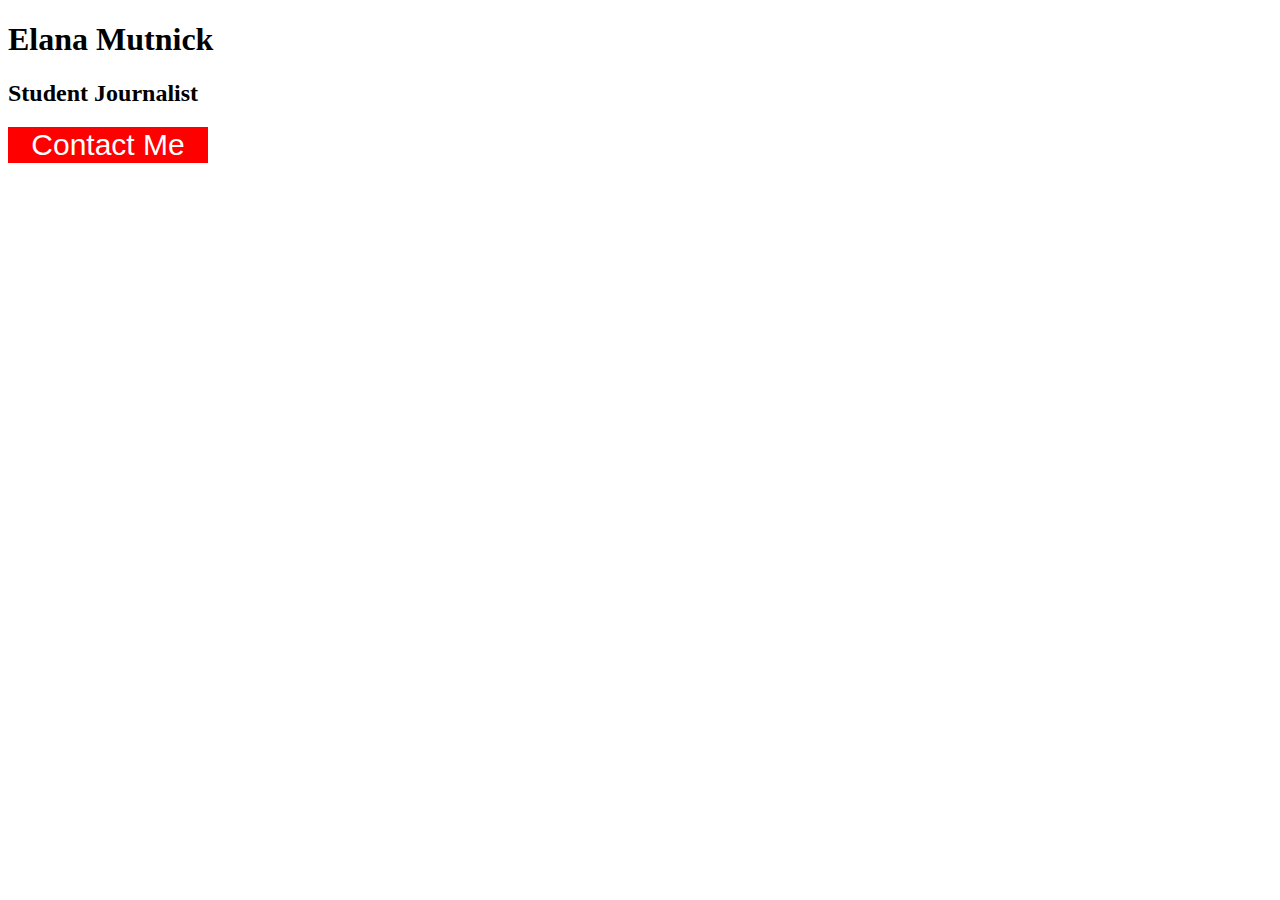
<file: button-assignment/index.html>
<!DOCTYPE html>
<html lang="en">
    
<head>    
    <title>Elana Mutnick Button</title>
    <link href='style.css' rel="stylesheet">
</head>
    
<h1>
    Elana Mutnick 
</h1>   
    
<h2>
    Student Journalist
</h2>
    
<body>
    <button class='red-button'> Contact Me</button>
</body>
    
</html>
</file>
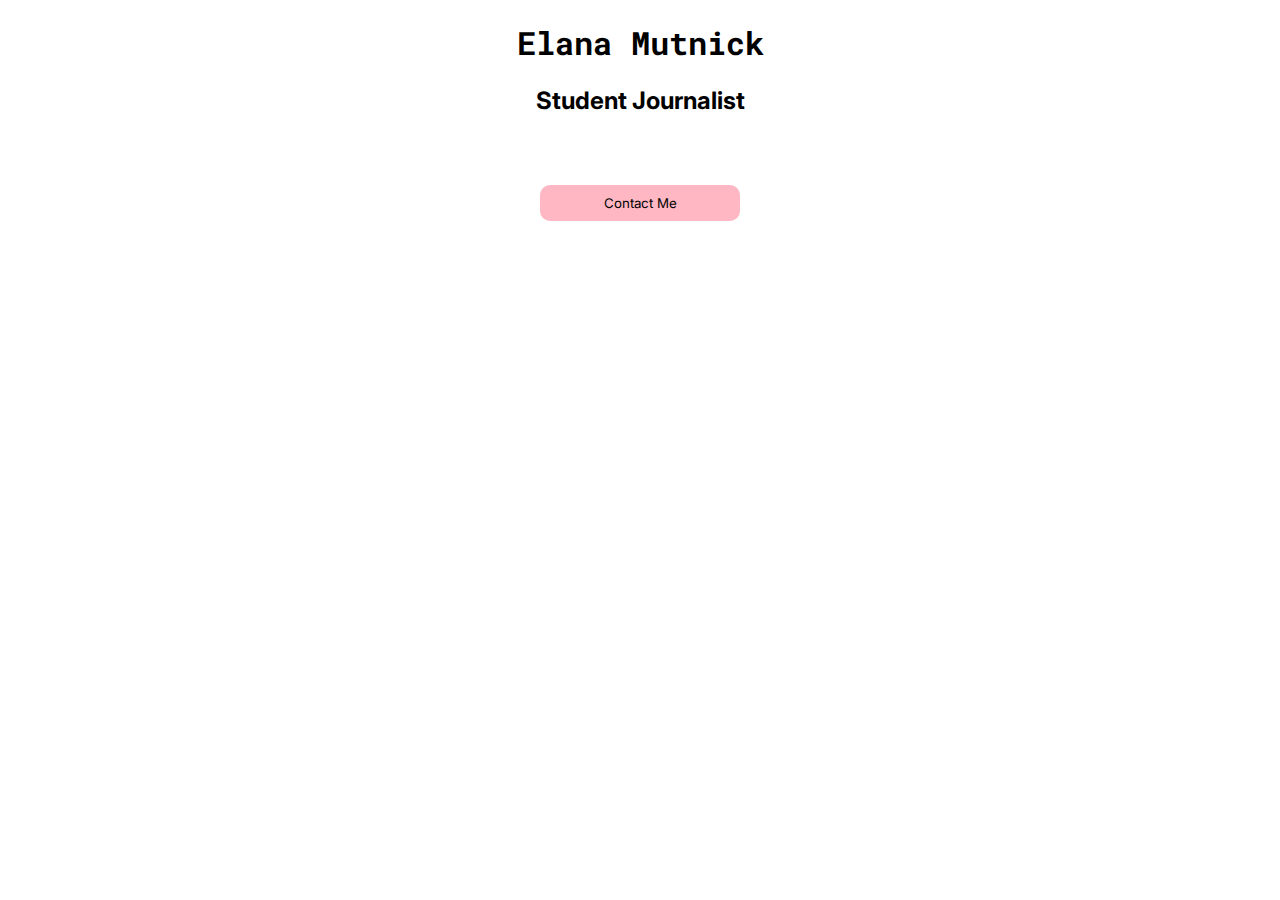
<file: contact-button-assignment/index.html>
<!DOCTYPE html>
<html lang="en">
<head>
    <link href="style.css" rel="stylesheet">
    <title>Elana Mutnick Button</title>
    <link rel="preconnect" href="https://fonts.googleapis.com">
    <link rel="preconnect" href="https://fonts.gstatic.com" crossorigin>
    <link href="https://fonts.googleapis.com/css2?family=Inter:wght@100&family=Roboto+Mono:wght@600&display=swap" rel="stylesheet">
</head>
    
<body>
   <h1>Elana Mutnick</h1>
   <h2>Student Journalist</h2>    
    <button>Contact Me</button>
</body>
    
</html>
</file>
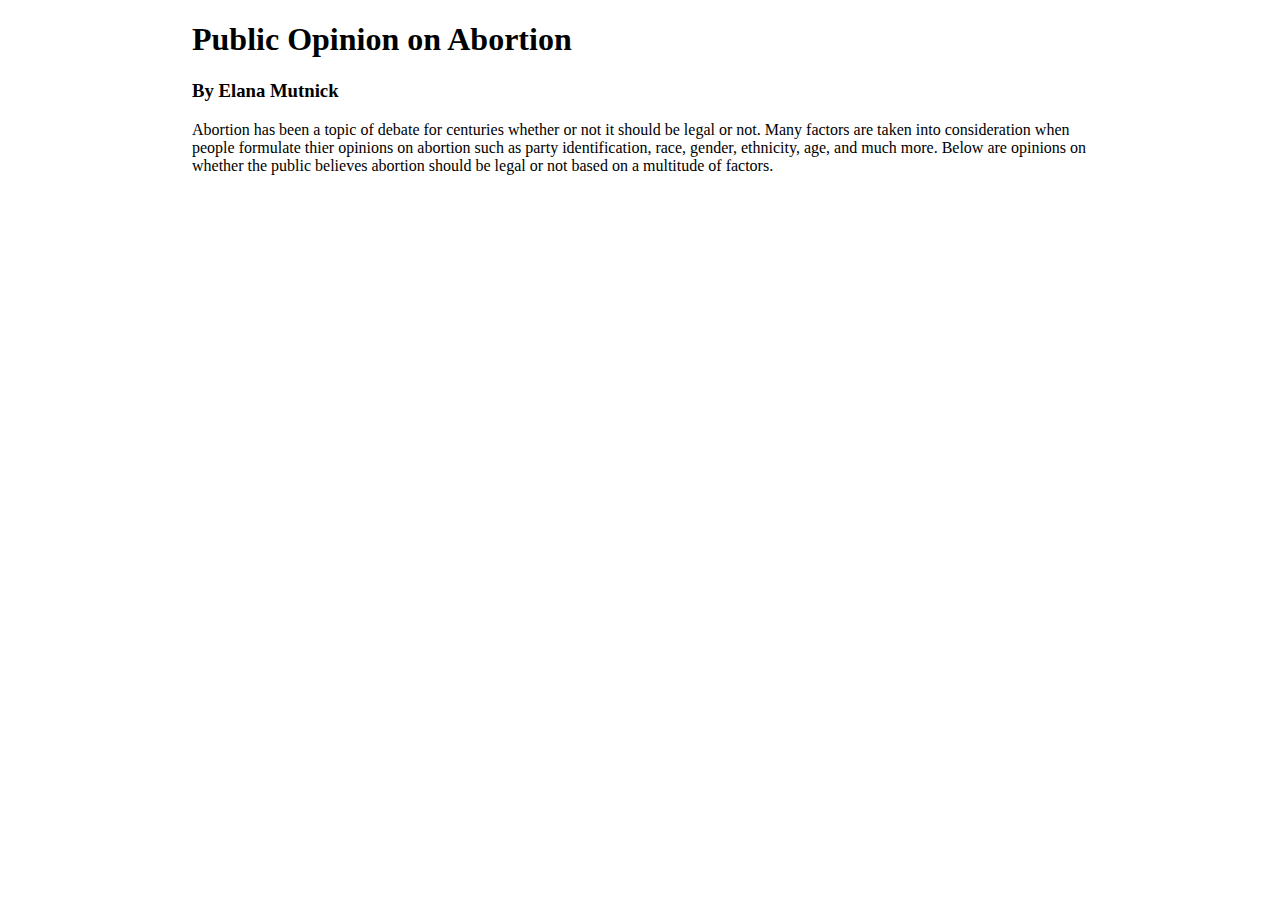
<file: data-viz-project/index.html>
<!DOCTYPE html>

<html lang="en">
    
<head>
<meta charset="utf-8">
<meta name="viewport" content="width=device-width, initial-scale=1, shrink-to-fit=no">
    <title>Elana Mutnick Data Viz Project</title>
    
<style type="text/css">

    body {
        width:70%;
        margin:auto;
        font-family: Georgia, serif;
    }
    
</style>
</head>
    
<body>
    <h1>Public Opinion on Abortion</h1>
    <h3>By Elana Mutnick</h3>
    <p>Abortion has been a topic of debate for centuries whether or not it should be legal or not. Many factors are taken into consideration when people formulate thier opinions on abortion such as party identification, race, gender, ethnicity, age, and much more. Below are opinions on whether the public believes abortion should be legal or not based on a multitude of factors.</p>

	<div class="flourish-embed flourish-chart" data-src="visualisation/13507444"><script src="https://public.flourish.studio/resources/embed.js"></script></div>
	
	<div class="flourish-embed flourish-chart" data-src="visualisation/13507675"><script src="https://public.flourish.studio/resources/embed.js"></script></div>
	
	<div class="flourish-embed flourish-chart" data-src="visualisation/13507793"><script src="https://public.flourish.studio/resources/embed.js"></script></div>

</body>
</file>
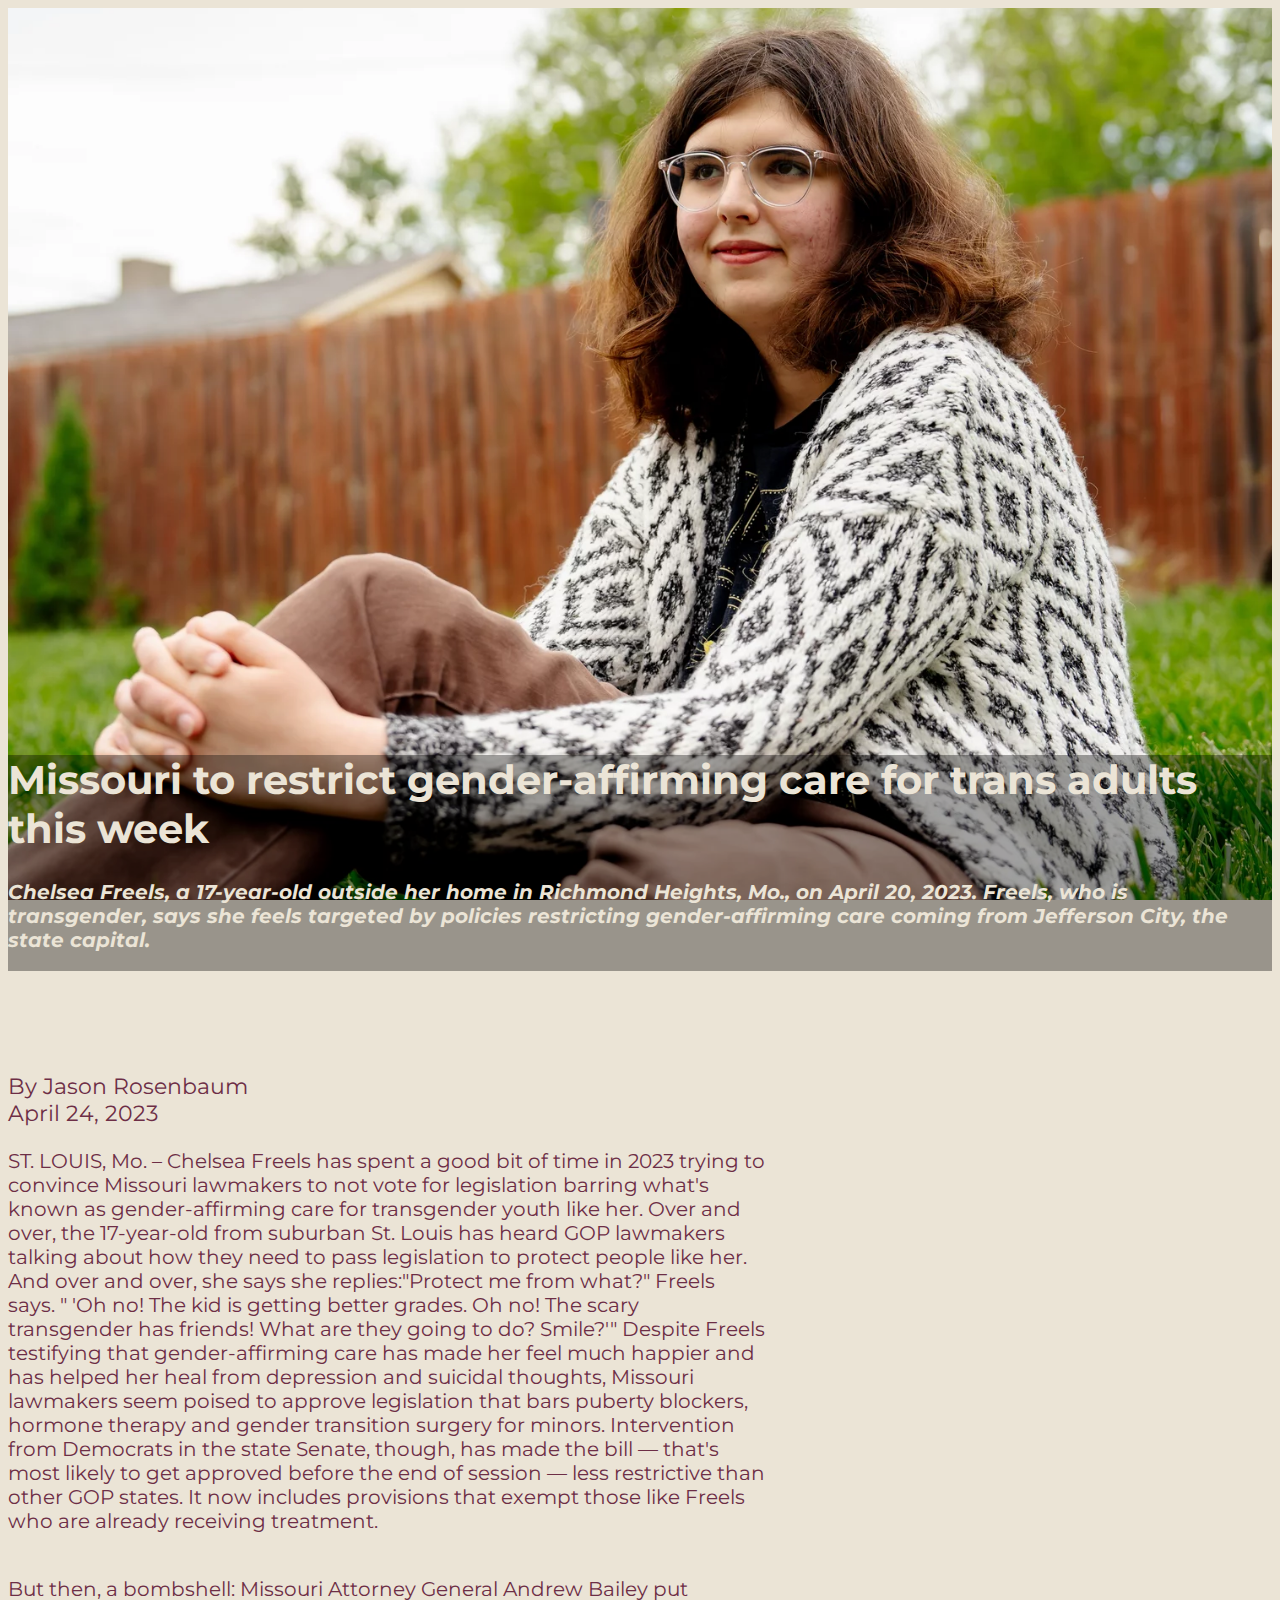
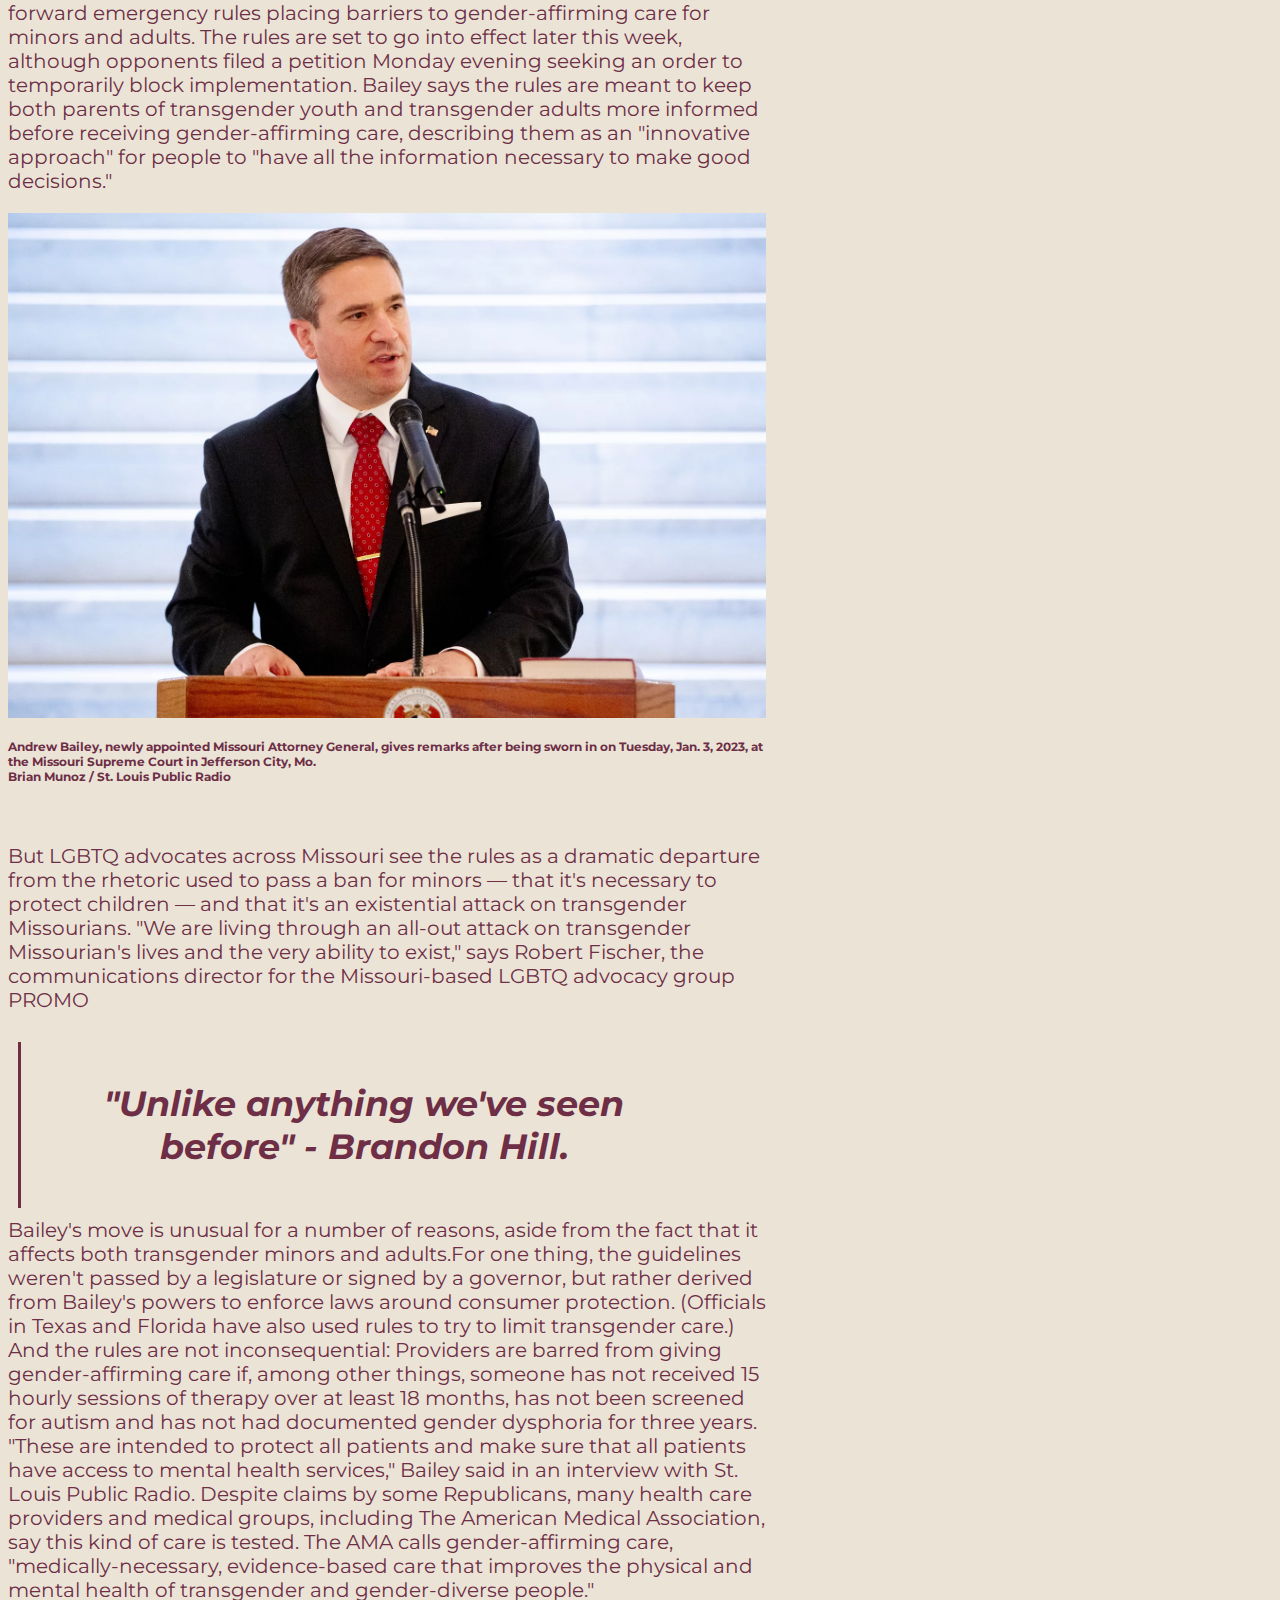
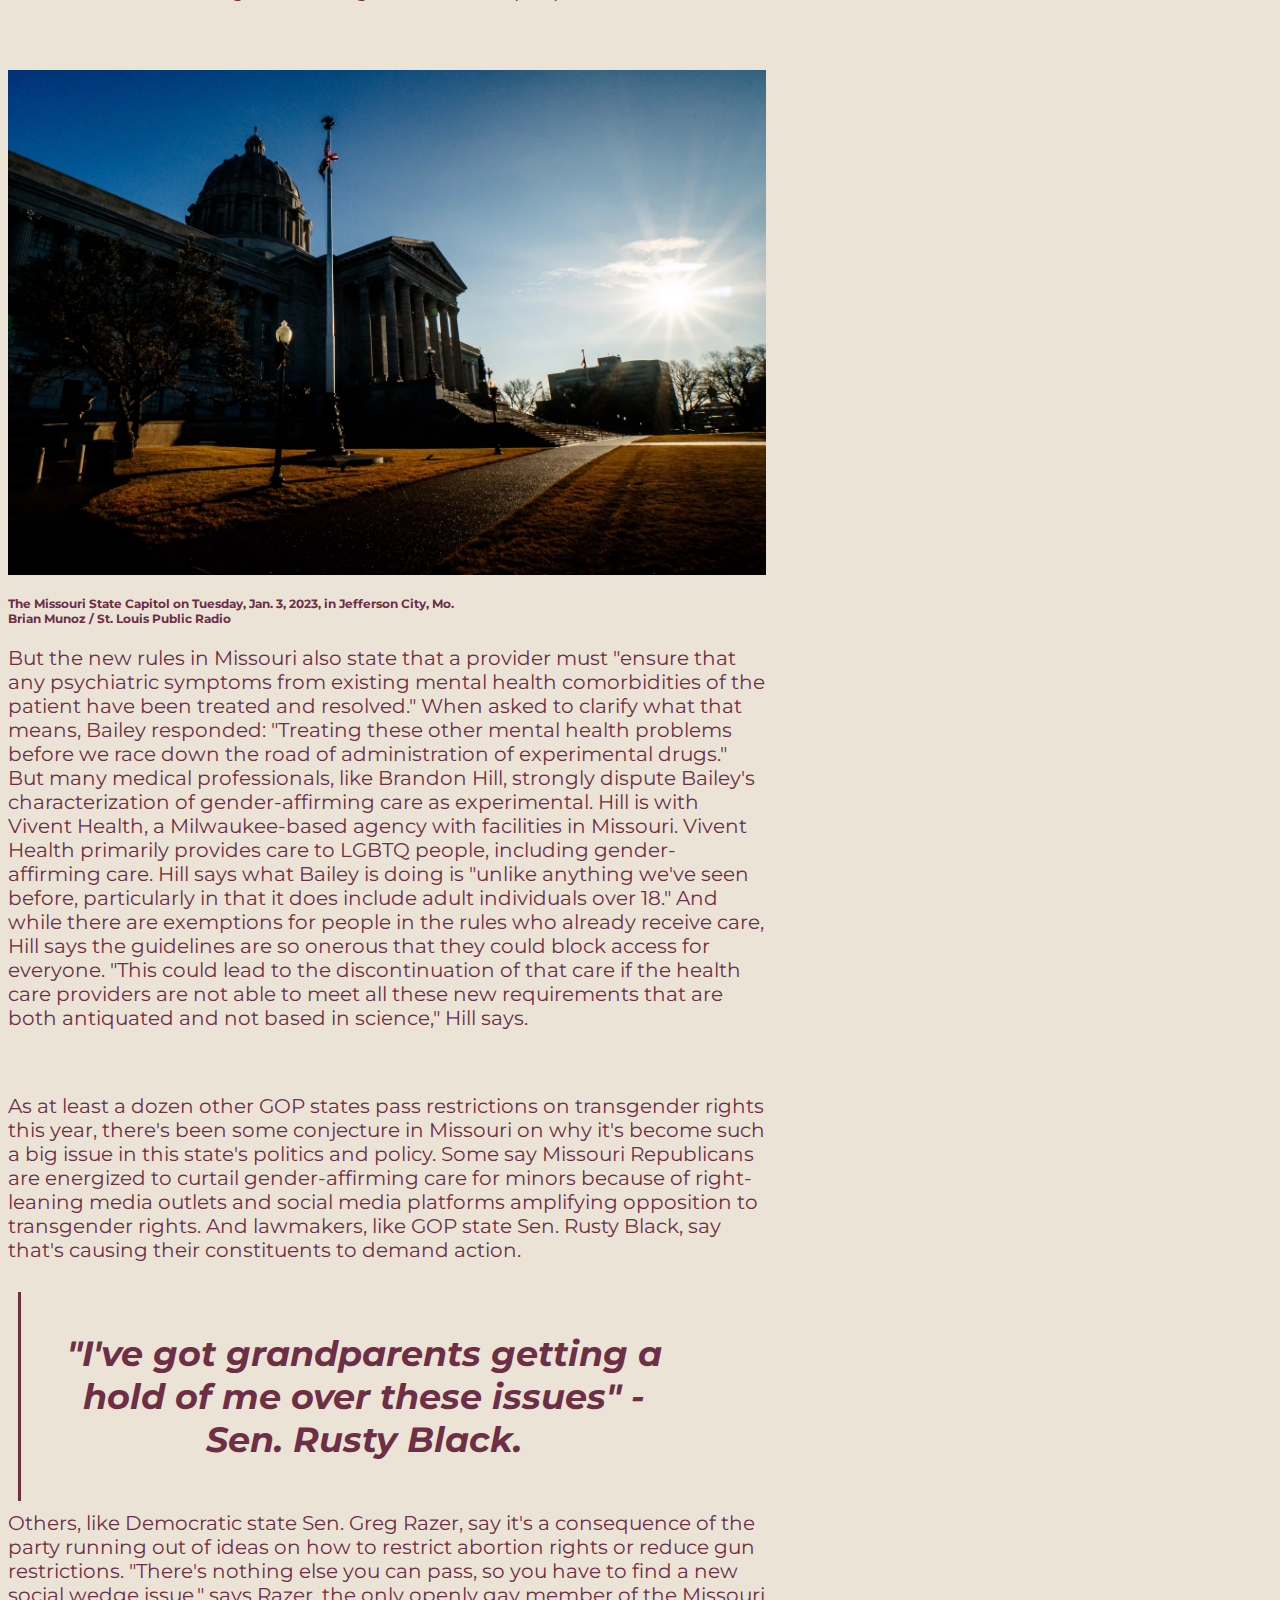
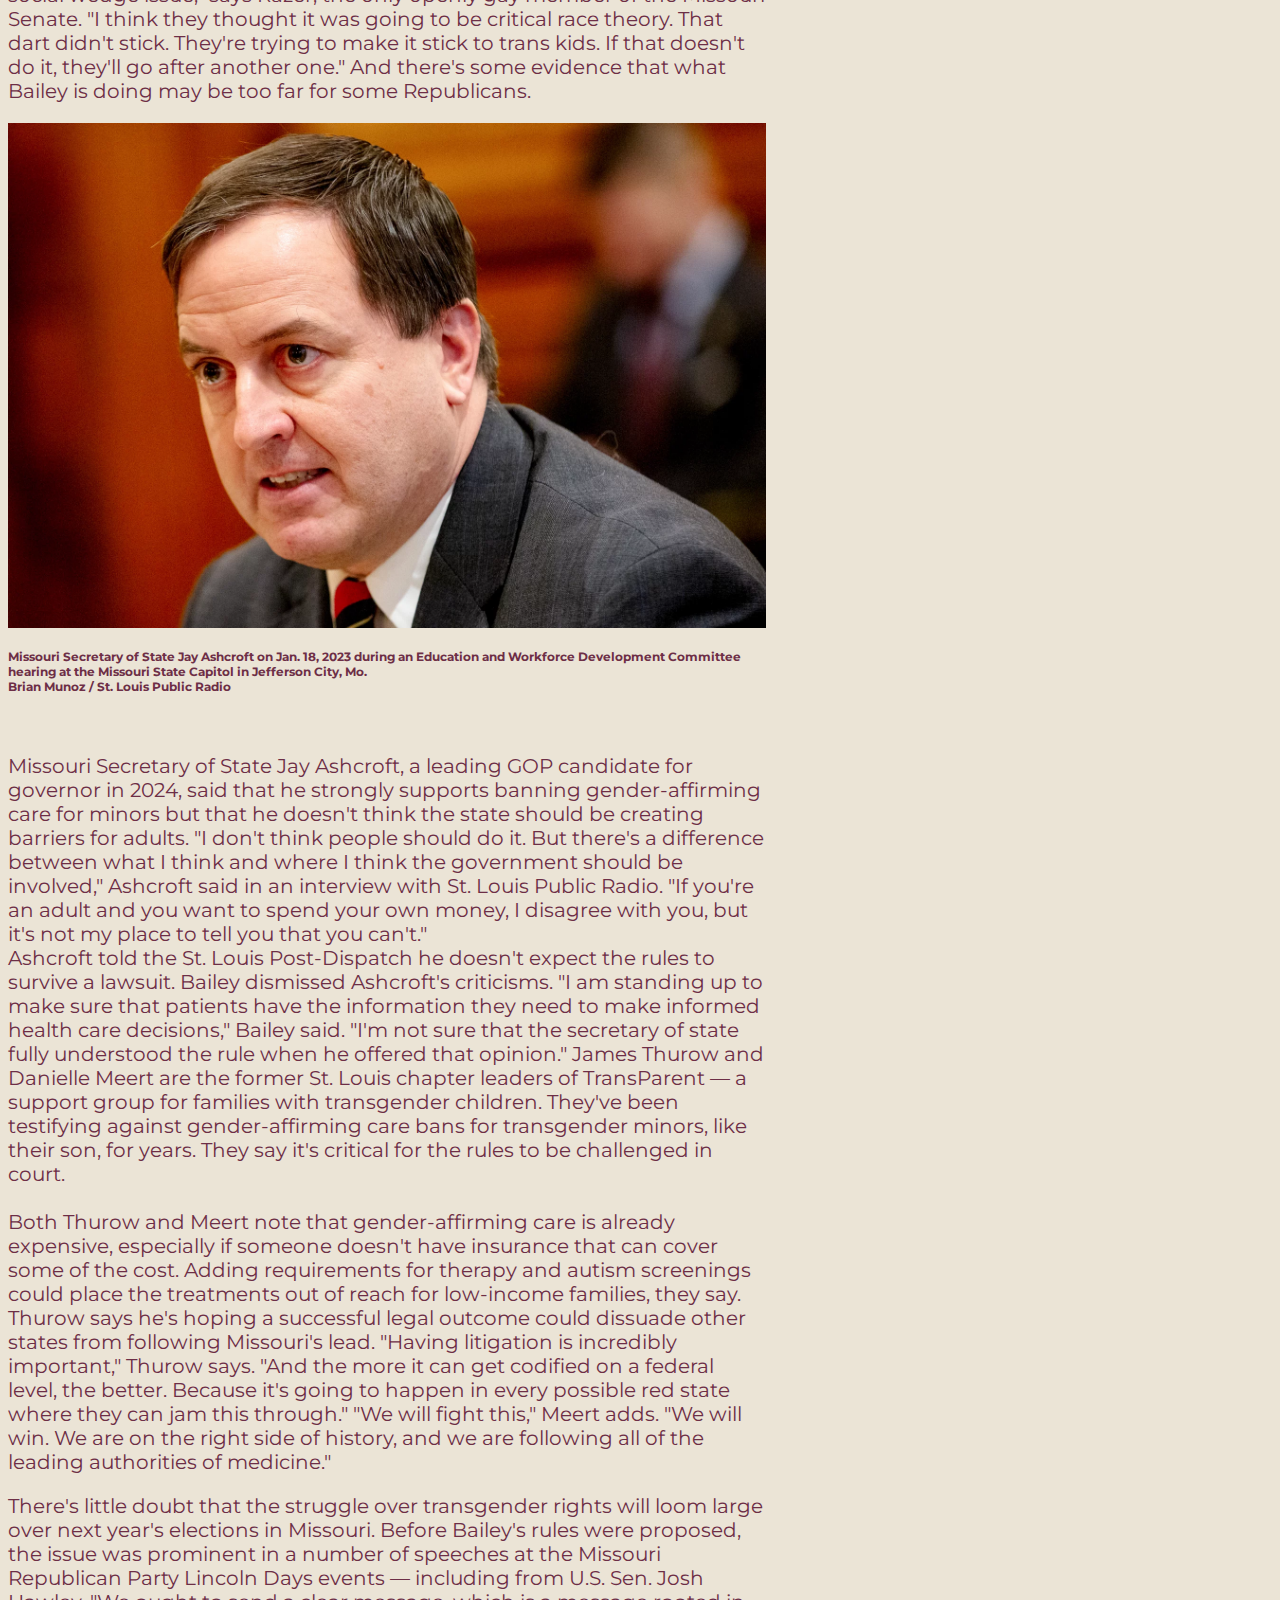
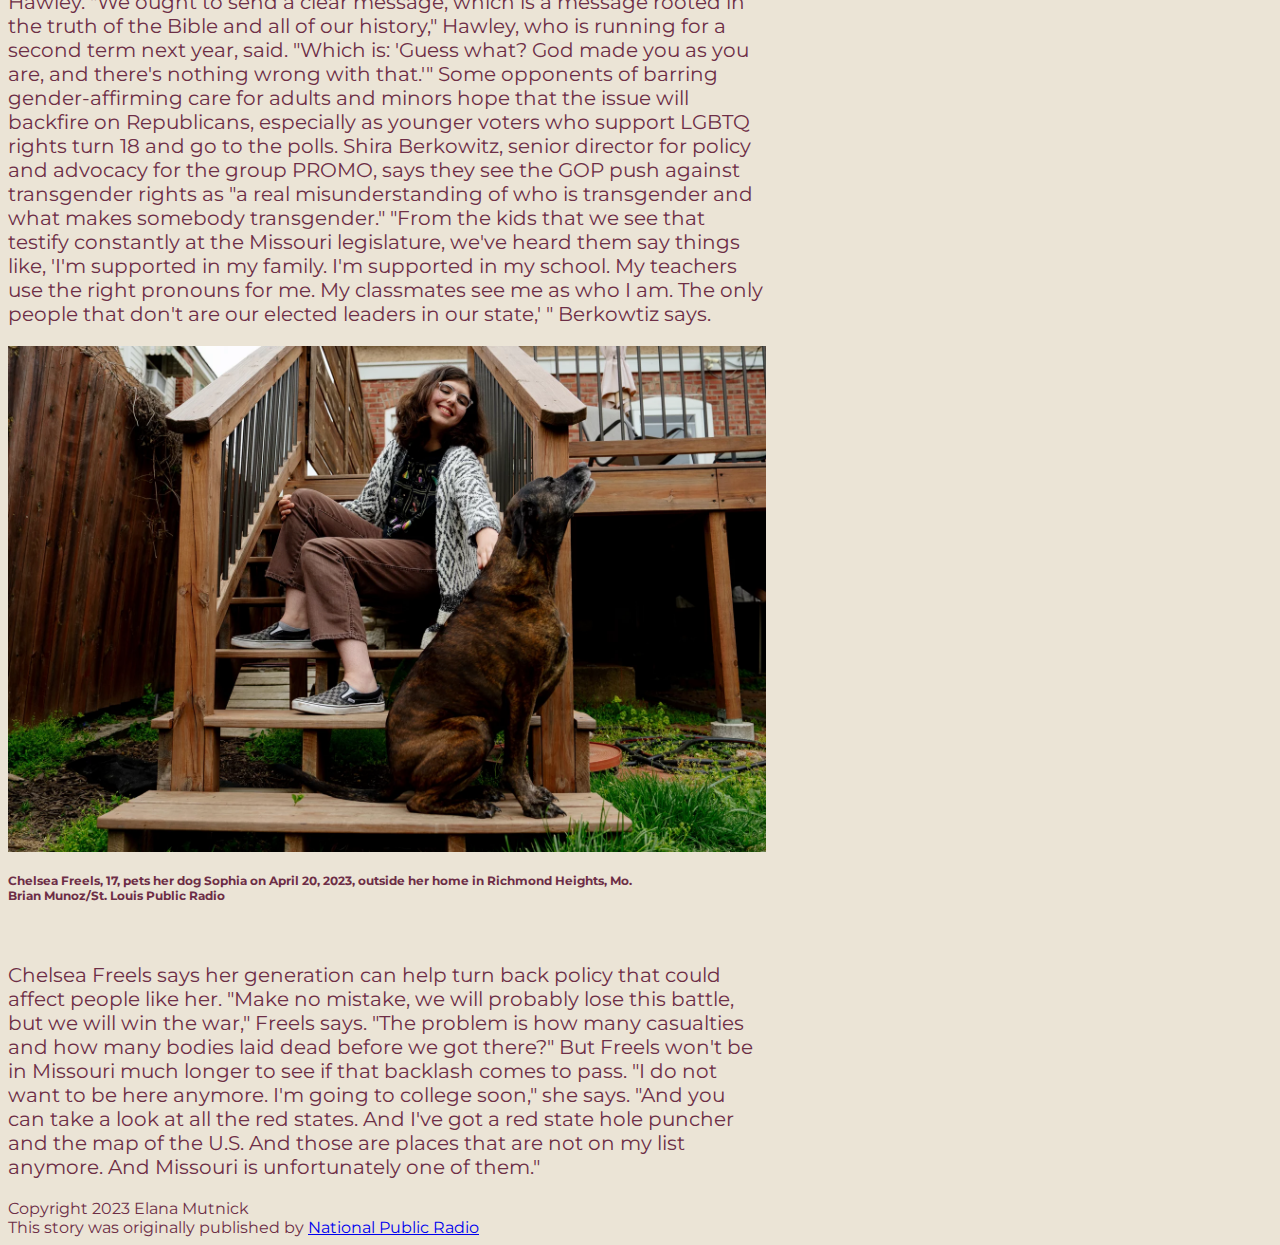
<file: final-project/index.html>
<!DOCTYPE html>
<html lang="en">
  <head>
    <meta charset="utf-8">
    <meta name="viewport" content="width=device-width, initial-scale=1, shrink-to-fit=no">
    <meta name="description" content="This story is about the state of Missouri restricting gender-affirming care for transgender adults, and how people feel about this. Seventeen year old Chelsea Freels says she feels targeted by policies restricting gender-affirming care and is nervous about these policies. The story is not to get people to turn back policy, but highlight the problem and get poeple to work together to share their views and hear their  voice. This ban moves far beyond a legislative decision to protect children and is described as an existential attack on transgender Missourians.">
    <title>Elana Mutnick Final Project</title>
    <!-- Bootstrap CSS and JavaScript -->
    <link href="https://cdn.jsdelivr.net/npm/bootstrap@5.0.1/dist/css/bootstrap.min.css" rel="stylesheet" integrity="sha384-+0n0xVW2eSR5OomGNYDnhzAbDsOXxcvSN1TPprVMTNDbiYZCxYbOOl7+AMvyTG2x" crossorigin="anonymous">
    <script src="https://cdn.jsdelivr.net/npm/bootstrap@5.0.1/dist/js/bootstrap.bundle.min.js" integrity="sha384-gtEjrD/SeCtmISkJkNUaaKMoLD0//ElJ19smozuHV6z3Iehds+3Ulb9Bn9Plx0x4" crossorigin="anonymous"></script>
    <link rel="stylesheet" href="https://cdn.jsdelivr.net/npm/bootstrap-icons@1.5.0/font/bootstrap-icons.css">
    <!--Google font/s here-->
    <link rel="preconnect" href="https://fonts.googleapis.com">
    <link rel="preconnect" href="https://fonts.gstatic.com" crossorigin>
    <link href="https://fonts.googleapis.com/css2?family=Montserrat&display=swap" rel="stylesheet">
    <link href="style.css" rel="stylesheet">
  </head>
  <body>
    <div class="container-fluid toppic">
      <div class="row">
        <div class="col">
          <div class="headline">
            <div class="parallax">
              <div class="space"></div>
              <div class="headertag">
                <h1>Missouri to restrict gender-affirming care for trans adults this week</h1>
                <h3>Chelsea Freels, a 17-year-old outside her home in Richmond Heights, Mo., on April 20, 2023. Freels, who is transgender, says she feels targeted by policies restricting gender-affirming care coming from Jefferson City, the state capital.</h3>
                <h6>Illusration by Brian Munoz/St. Louis Public Radio</h6>
              </div>
            </div>
          </div>
        </div>
      </div>
    </div>
    <div class="container content">
      <div class="row">
        <div class="col">
          <p class="byline">By Jason Rosenbaum<br>April 24, 2023</p>
          <p>ST. LOUIS, Mo. – Chelsea Freels has spent a good bit of time in 2023 trying to convince Missouri lawmakers to not vote for legislation barring what's known as gender-affirming care for transgender youth like her. Over and over, the 17-year-old from suburban St. Louis has heard GOP lawmakers talking about how they need to pass legislation to protect people like her. And over and over, she says she replies:"Protect me from what?" Freels says. " 'Oh no! The kid is getting better grades. Oh no! The scary transgender has friends! What are they going to do? Smile?'" Despite Freels testifying that gender-affirming care has made her feel much happier and has helped her heal from depression and suicidal thoughts, Missouri lawmakers seem poised to approve legislation that bars puberty blockers, hormone therapy and gender transition surgery for minors. Intervention from Democrats in the state Senate, though, has made the bill — that's most likely to get approved before the end of session — less restrictive than other GOP states. It now includes provisions that exempt those like Freels who are already receiving treatment.
          </p>
          <p><br>But then, a bombshell: Missouri Attorney General Andrew Bailey put forward emergency rules placing barriers to gender-affirming care for minors and adults. The rules are set to go into effect later this week, although opponents filed a petition Monday evening seeking an order to temporarily block implementation. Bailey says the rules are meant to keep both parents of transgender youth and transgender adults more informed before receiving gender-affirming care, describing them as an "innovative approach" for people to "have all the information necessary to make good decisions."</p>
          <img src="andrew%20bailey.webp" alt="andrew bailey" class="andrewbailey">
          <h4>Andrew Bailey, newly appointed Missouri Attorney General, gives remarks after being sworn in on Tuesday, Jan. 3, 2023, at the Missouri Supreme Court in Jefferson City, Mo.<br>Brian Munoz / St. Louis Public Radio</h4>
          <br>
          <p>
            But LGBTQ advocates across Missouri see the rules as a dramatic departure from the rhetoric used to pass a ban for minors — that it's necessary to protect children — and that it's an existential attack on transgender Missourians. "We are living through an all-out attack on transgender Missourian's lives and the very ability to exist," says Robert Fischer, the communications director for the Missouri-based LGBTQ advocacy group PROMO
          </p>
        </div>
      </div>
      <div class="row">
        <div class="col-sm-8">
          <p class="pullquote">
            "Unlike anything we've seen before" - Brandon Hill.
          </p>
        </div>
      </div>
      <div class="row">
        <div class="col">
          <p>Bailey's move is unusual for a number of reasons, aside from the fact that it affects both transgender minors and adults.For one thing, the guidelines weren't passed by a legislature or signed by a governor, but rather derived from Bailey's powers to enforce laws around consumer protection. (Officials in Texas and Florida have also used rules to try to limit transgender care.) And the rules are not inconsequential: Providers are barred from giving gender-affirming care if, among other things, someone has not received 15 hourly sessions of therapy over at least 18 months, has not been screened for autism and has not had documented gender dysphoria for three years. "These are intended to protect all patients and make sure that all patients have access to mental health services," Bailey said in an interview with St. Louis Public Radio. Despite claims by some Republicans, many health care providers and medical groups, including The American Medical Association, say this kind of care is tested. The AMA calls gender-affirming care, "medically-necessary, evidence-based care that improves the physical and mental health of transgender and gender-diverse people."
          <p></p>
          <br><br>
          <img src="Missouri%20state%20capital.webp" alt="state capital" class="statecapital">
          <h4>
            The Missouri State Capitol on Tuesday, Jan. 3, 2023, in Jefferson City, Mo.<br>Brian Munoz / St. Louis Public Radio
          </h4>
          <p>
            But the new rules in Missouri also state that a provider must "ensure that any psychiatric symptoms from existing mental health comorbidities of the patient have been treated and resolved." When asked to clarify what that means, Bailey responded: "Treating these other mental health problems before we race down the road of administration of experimental drugs." But many medical professionals, like Brandon Hill, strongly dispute Bailey's characterization of gender-affirming care as experimental. Hill is with Vivent Health, a Milwaukee-based agency with facilities in Missouri. Vivent Health primarily provides care to LGBTQ people, including gender-affirming care. Hill says what Bailey is doing is "unlike anything we've seen before, particularly in that it does include adult individuals over 18." And while there are exemptions for people in the rules who already receive care, Hill says the guidelines are so onerous that they could block access for everyone. "This could lead to the discontinuation of that care if the health care providers are not able to meet all these new requirements that are both antiquated and not based in science," Hill says.
          </p>
          <br>
          <p>
            As at least a dozen other GOP states pass restrictions on transgender rights this year, there's been some conjecture in Missouri on why it's become such a big issue in this state's politics and policy. Some say Missouri Republicans are energized to curtail gender-affirming care for minors because of right-leaning media outlets and social media platforms amplifying opposition to transgender rights. And lawmakers, like GOP state Sen. Rusty Black, say that's causing their constituents to demand action.
          </p>
        </div>
      </div>
      <div class="row">
        <div class="col-sm-8">
          <p class="pullquote">
            "I've got grandparents getting a hold of me over these issues" - Sen. Rusty Black.
          </p>
        </div>
      </div>
      <div class="row">
        <div class="col">
          <p>Others, like Democratic state Sen. Greg Razer, say it's a consequence of the party running out of ideas on how to restrict abortion rights or reduce gun restrictions. "There's nothing else you can pass, so you have to find a new social wedge issue," says Razer, the only openly gay member of the Missouri Senate. "I think they thought it was going to be critical race theory. That dart didn't stick. They're trying to make it stick to trans kids. If that doesn't do it, they'll go after another one." And there's some evidence that what Bailey is doing may be too far for some Republicans.</p>
          <img src="secretary%20of%20state.webp" alt="secretary of state" class="secretaryofstate">
          <h4>
            Missouri Secretary of State Jay Ashcroft on Jan. 18, 2023 during an Education and Workforce Development Committee hearing at the Missouri State Capitol in Jefferson City, Mo. <br>Brian Munoz / St. Louis Public Radio
          </h4>
          <br>
          <p>
            Missouri Secretary of State Jay Ashcroft, a leading GOP candidate for governor in 2024, said that he strongly supports banning gender-affirming care for minors but that he doesn't think the state should be creating barriers for adults.
            "I don't think people should do it. But there's a difference between what I think and where I think the government should be involved," Ashcroft said in an interview with St. Louis Public Radio. "If you're an adult and you want to spend your own money, I disagree with you, but it's not my place to tell you that you can't."<br>
            Ashcroft told the St. Louis Post-Dispatch he doesn't expect the rules to survive a lawsuit. Bailey dismissed Ashcroft's criticisms.
            "I am standing up to make sure that patients have the information they need to make informed health care decisions," Bailey said. "I'm not sure that the secretary of state fully understood the rule when he offered that opinion."
            James Thurow and Danielle Meert are the former St. Louis chapter leaders of TransParent — a support group for families with transgender children. They've been testifying against gender-affirming care bans for transgender minors, like their son, for years. They say it's critical for the rules to be challenged in court. <br><br>Both Thurow and Meert note that gender-affirming care is already expensive, especially if someone doesn't have insurance that can cover some of the cost. Adding requirements for therapy and autism screenings could place the treatments out of reach for low-income families, they say.
            Thurow says he's hoping a successful legal outcome could dissuade other states from following Missouri's lead.
            "Having litigation is incredibly important," Thurow says. "And the more it can get codified on a federal level, the better. Because it's going to happen in every possible red state where they can jam this through."
            "We will fight this," Meert adds. "We will win. We are on the right side of history, and we are following all of the leading authorities of medicine."	   
          </p>
          <div class="flourish-embed" data-src="story/1906263">
            <script src="https://public.flourish.studio/resources/embed.js"></script>
          </div>
          <p>There's little doubt that the struggle over transgender rights will loom large over next year's elections in Missouri. Before Bailey's rules were proposed, the issue was prominent in a number of speeches at the Missouri Republican Party Lincoln Days events — including from U.S. Sen. Josh Hawley.
            "We ought to send a clear message, which is a message rooted in the truth of the Bible and all of our history," Hawley, who is running for a second term next year, said. "Which is: 'Guess what? God made you as you are, and there's nothing wrong with that.'"
            Some opponents of barring gender-affirming care for adults and minors hope that the issue will backfire on Republicans, especially as younger voters who support LGBTQ rights turn 18 and go to the polls.
            Shira Berkowitz, senior director for policy and advocacy for the group PROMO, says they see the GOP push against transgender rights as "a real misunderstanding of who is transgender and what makes somebody transgender."
            "From the kids that we see that testify constantly at the Missouri legislature, we've heard them say things like, 'I'm supported in my family. I'm supported in my school. My teachers use the right pronouns for me. My classmates see me as who I am. The only people that don't are our elected leaders in our state,' " Berkowtiz says.
          </p>
          <img src="final%20photo.webp" alt="final photo" class="finalphoto">
          <h4>
            Chelsea Freels, 17, pets her dog Sophia on April 20, 2023, outside her home in Richmond Heights, Mo.<br>Brian Munoz/St. Louis Public Radio
          </h4>
          <br>
          <p>Chelsea Freels says her generation can help turn back policy that could affect people like her.
            "Make no mistake, we will probably lose this battle, but we will win the war," Freels says. "The problem is how many casualties and how many bodies laid dead before we got there?"
            But Freels won't be in Missouri much longer to see if that backlash comes to pass.
            "I do not want to be here anymore. I'm going to college soon," she says. "And you can take a look at all the red states. And I've got a red state hole puncher and the map of the U.S. And those are places that are not on my list anymore. And Missouri is unfortunately one of them."
          </p>
        </div>
      </div>
    </div>
    <div class="container-fluid">
      <div class="row">
        <div class="col">
          <div class="footer">
            Copyright 2023 Elana Mutnick
            <br>
            This story was originally published by <a href="https://www.npr.org/2023/04/24/1171293057/missouri-attorney-general-transgender-adults-gender-affirming-health-care">National Public Radio</a>
          </div>
        </div>
      </div>
    </div>
  </body>
</html>
</file>
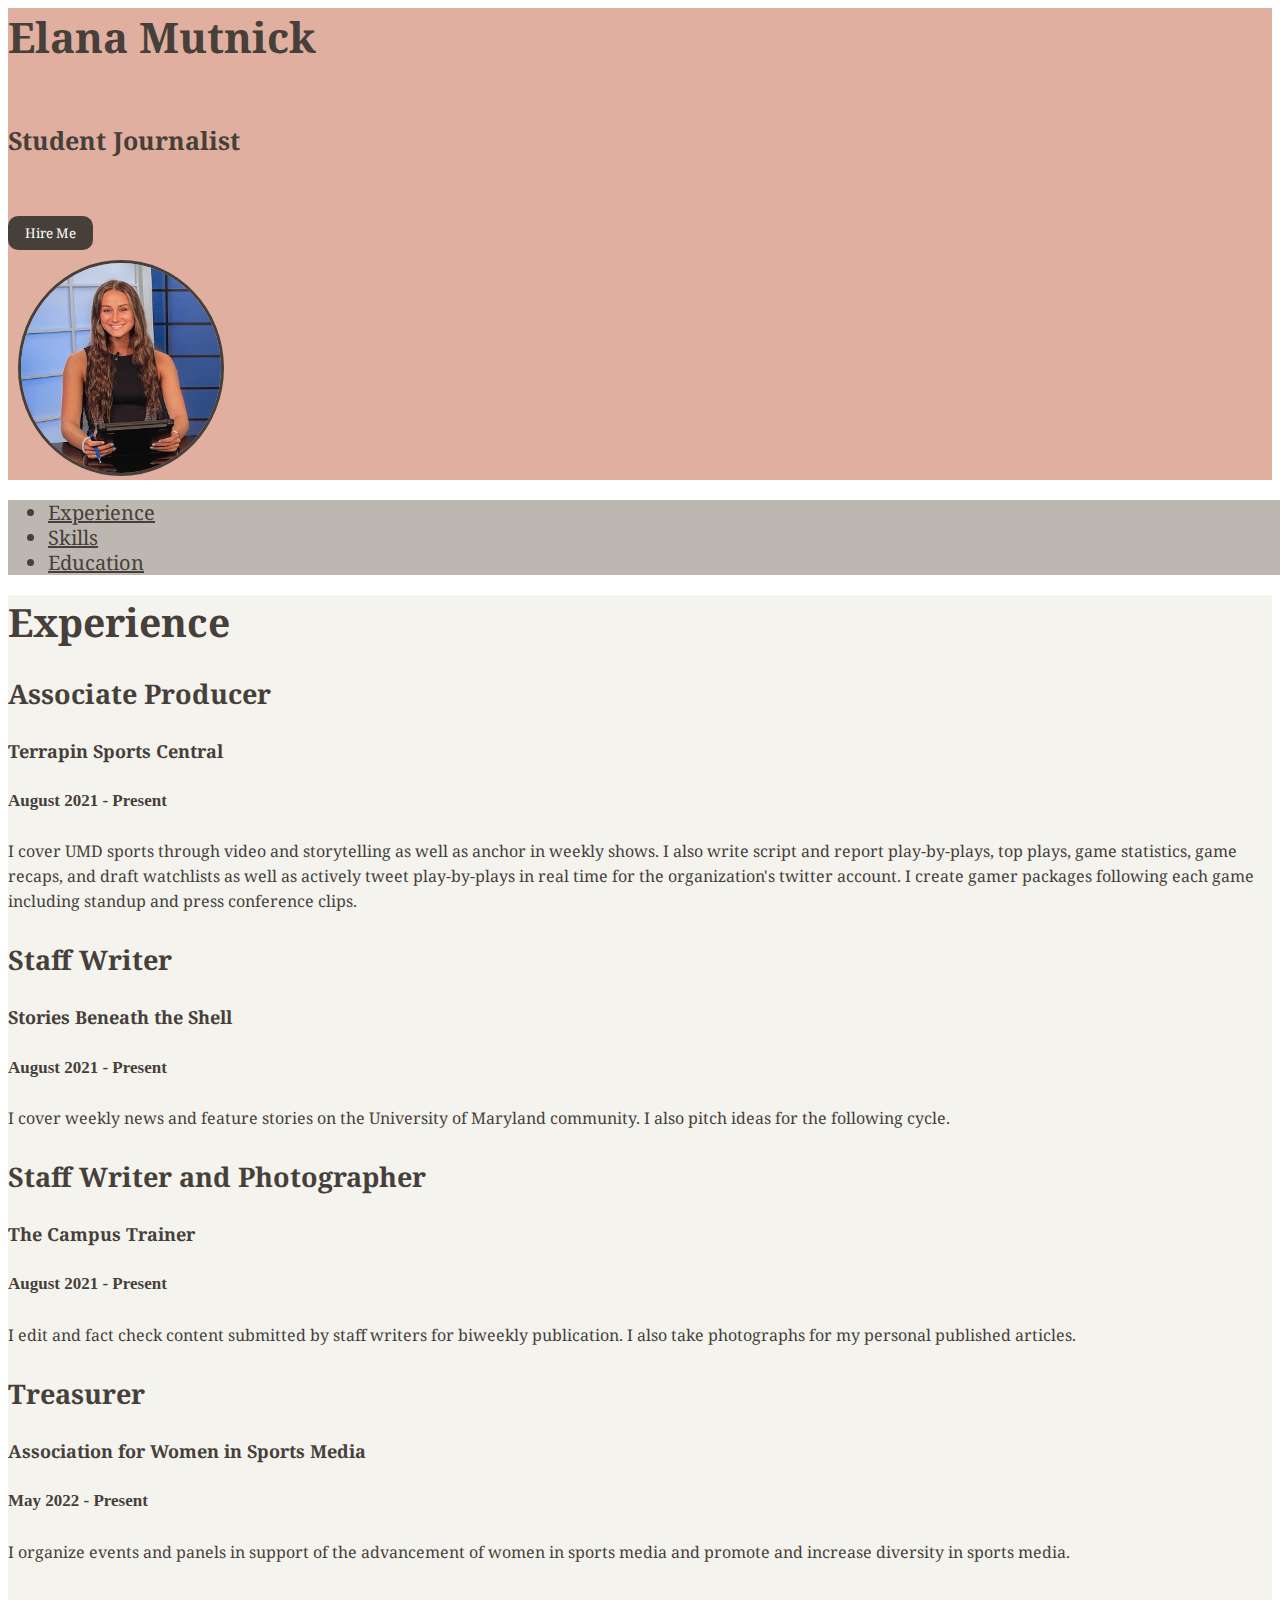
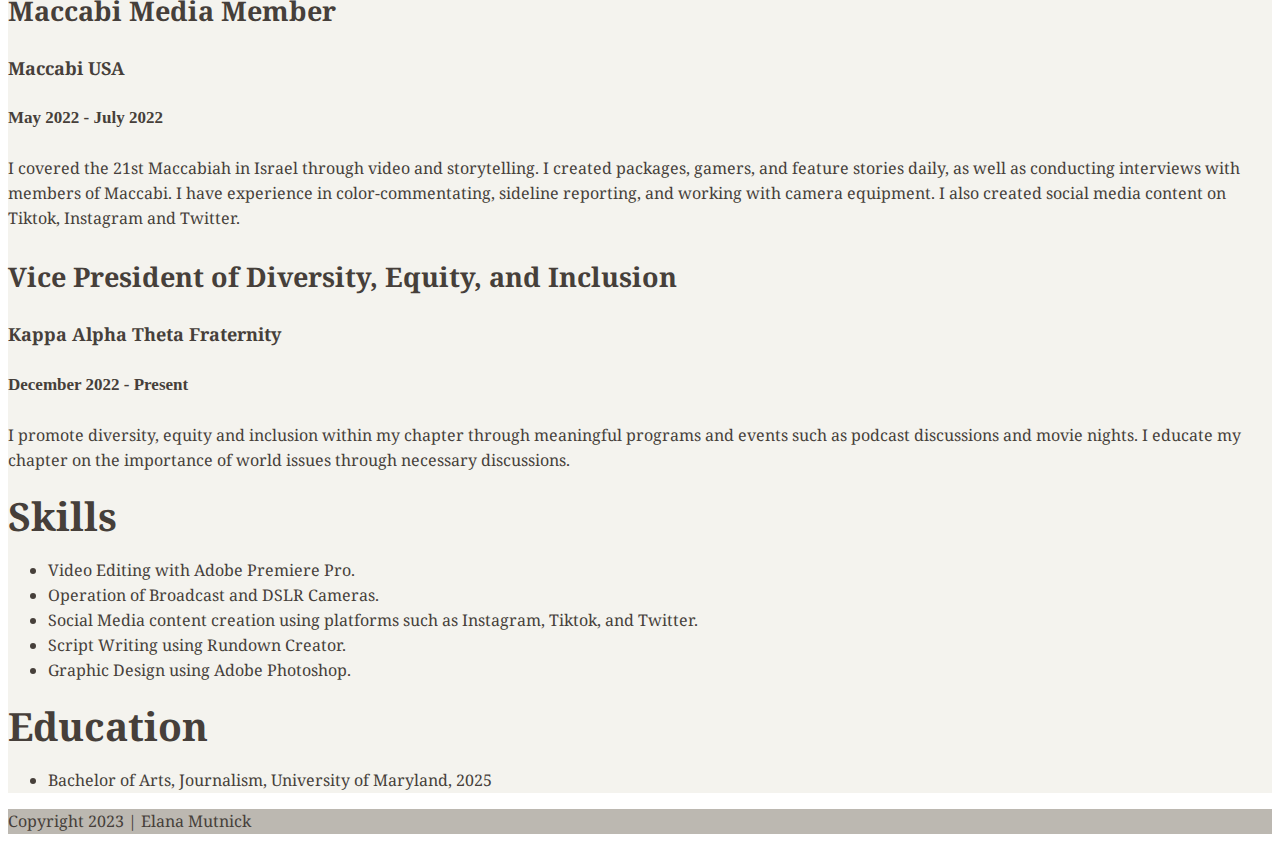
<file: online-portfolio-project/index.html>
<!DOCTYPE html>
<html language="en">

<head>
    
<meta charset="utf-8">
<meta name="viewport" content="width=device-width, initial-scale=1, shrink-to-fit=no">


<!-- Bootstrap CSS and JavaScript -->
<link href="https://cdn.jsdelivr.net/npm/bootstrap@5.0.1/dist/css/bootstrap.min.css" rel="stylesheet" integrity="sha384-+0n0xVW2eSR5OomGNYDnhzAbDsOXxcvSN1TPprVMTNDbiYZCxYbOOl7+AMvyTG2x" crossorigin="anonymous">
<script src="https://cdn.jsdelivr.net/npm/bootstrap@5.0.1/dist/js/bootstrap.bundle.min.js" integrity="sha384-gtEjrD/SeCtmISkJkNUaaKMoLD0//ElJ19smozuHV6z3Iehds+3Ulb9Bn9Plx0x4" crossorigin="anonymous"></script>
<link rel="stylesheet" href="https://cdn.jsdelivr.net/npm/bootstrap-icons@1.5.0/font/bootstrap-icons.css">
    
    <link href="style.css" rel="stylesheet">
    
    <link rel="preconnect" href="https://fonts.googleapis.com">
    <link rel="preconnect" href="https://fonts.gstatic.com" crossorigin>
    <link href="https://fonts.googleapis.com/css2?family=Noto+Serif&display=swap" rel="stylesheet">

</head>
    
<body>
        
    
<div class="container-fluid">
    <div class="row" id="topper">
        <div class="col-sm-8">
            <h1>
            Elana Mutnick
            </h1>
            <h6>Student Journalist</h6>
            <button><a href="mailto:emutnick@terpmail.umd.edu">Hire Me</a></button>
        </div>
		
		<div class="col-sm-4" class="topper-headshot">
            <img src="elana-mutnick-headshot.jpg" alt="Elana Mutnick headshot" width="200" height="210">
			</div>
    
	</div>
</div>   
	
    <!-- Horizontal Nav Start -->
    <ul class="nav">
  <li class="nav-item">
    <a class="nav-link" href="#experience">Experience</a>
      
  </li>
  <li class="nav-item">
    <a class="nav-link" href="#skills">Skills</a>
  </li>
  <li class="nav-item">
    <a class="nav-link" href="#education">Education</a>
  </li>
        
</ul>
<!-- Horizontal Nav End -->
      
    

<div class="container-fluid"> 
<div class="row">
<div class="col">
    <a name="experience"></a>
    <h2>Experience</h2>
    
   
            <h3>Associate Producer</h3>
            <h4>Terrapin Sports Central</h4>
            <h5>August 2021 - Present</h5>
            <p>I cover UMD sports through video and storytelling as well as anchor in weekly shows. I also write script and report play-by-plays, top plays, game statistics, game recaps, and draft watchlists as well as actively tweet play-by-plays in real time for the organization's twitter account. I create gamer packages following each game including standup and press conference clips.</p>
      
	
            <h3>Staff Writer</h3>
            <h4>Stories Beneath the Shell</h4>
            <h5>August 2021 - Present</h5>
            <p>I cover weekly news and feature stories on the University of Maryland community. I also pitch ideas for the following cycle.</p>
      
            <h3>Staff Writer and Photographer</h3>
            <h4>The Campus Trainer</h4>
            <h5>August 2021 - Present</h5>
            <p>I edit and fact check content submitted by staff writers for biweekly publication. I also take photographs for my personal published articles. </p>
      
            <h3>Treasurer</h3>
            <h4>Association for Women in Sports Media</h4>
            <h5>May 2022 - Present</h5>
            <p>I organize events and panels in support of the advancement of women in sports media and promote and increase diversity in sports media.</p>
      
            <h3>Maccabi Media Member</h3>
            <h4>Maccabi USA</h4>
            <h5>May 2022 - July 2022</h5>
            <p>I covered the 21st Maccabiah in Israel through video and storytelling. I created packages, gamers, and feature stories daily, as well as conducting interviews with members of Maccabi. I have experience in color-commentating, sideline reporting, and working with camera equipment. I also created social media content on Tiktok, Instagram and Twitter.</p>
      
            <h3>Vice President of Diversity, Equity, and Inclusion</h3>
            <h4>Kappa Alpha Theta Fraternity</h4>
            <h5>December 2022 - Present</h5>
            <p>I promote diversity, equity and inclusion within my chapter through meaningful programs and events such as podcast discussions and movie nights. I educate my chapter on the importance of world issues through necessary discussions.</p>
</div>
   
<div class="row section">
	<div class="col">
   <a name="skills"></a>
    <h2>Skills</h2>
        
            <ul>
                <li>Video Editing with Adobe Premiere Pro.</li>
                <li>Operation of Broadcast and DSLR Cameras.</li>
                <li>Social Media content creation using platforms such as Instagram, Tiktok, and Twitter.</li>
                <li>Script Writing using Rundown Creator.</li>
                <li>Graphic Design using Adobe Photoshop.</li>
            </ul>
	</div>
</div>

	
<div class="row section">
<div class="col">
  <a name="education"></a>
	<h2>Education</h2>
      
            <ul><li>Bachelor of Arts, Journalism, University of Maryland, 2025</li></ul>
</div>
</div> 
</div>
</div>
    
     <div class="container-fluid">
        <div class="row" id="bottom">
            <div class="col">
                <p>Copyright 2023 | Elana Mutnick<p>
            </div>
        </div>
    </div>
    
</body>

</html>
</file>
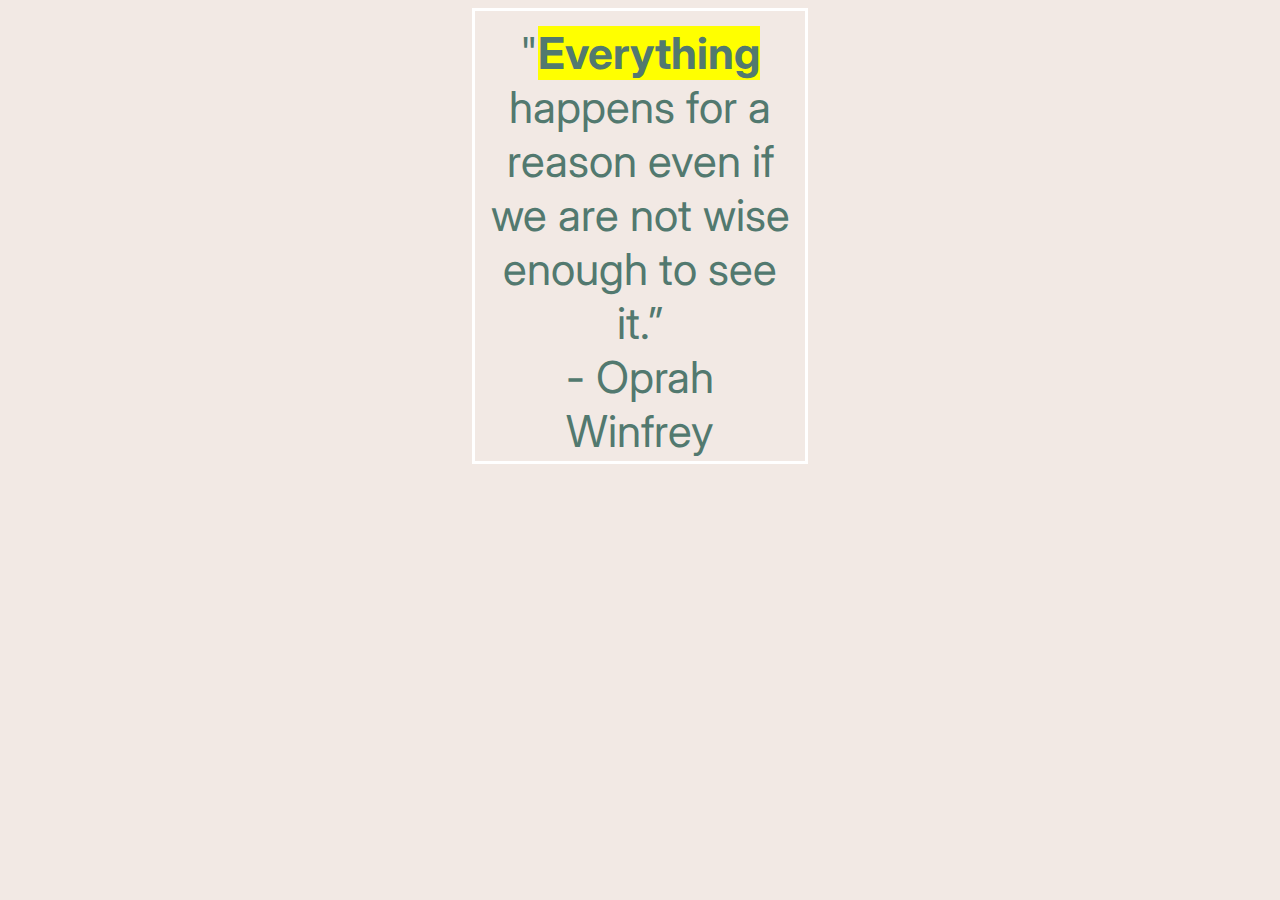
<file: quote-assignment/index.html>
<!DOCTYPE html>
<html lang="en">
<head>
   <link href="style.css" rel = "stylesheet">
    
   <link rel="preconnect" href="https://fonts.googleapis.com">
   <link rel="preconnect" href="https://fonts.gstatic.com" crossorigin>
    

   <title>[Elana Mutnick] Quote</title>
    <link rel="preconnect" href="https://fonts.googleapis.com">
    <link rel="preconnect" href="https://fonts.gstatic.com" crossorigin>
    <link href="https://fonts.googleapis.com/css2?family=Inter:wght@100&display=swap" rel="stylesheet">
</head>
    
<body>

   <div>"<span id="highlight">Everything</span> happens for a reason even if we are not wise enough to see it.” 
<br> 
 - Oprah Winfrey</div>
    

</body>
    
</html>
</file>
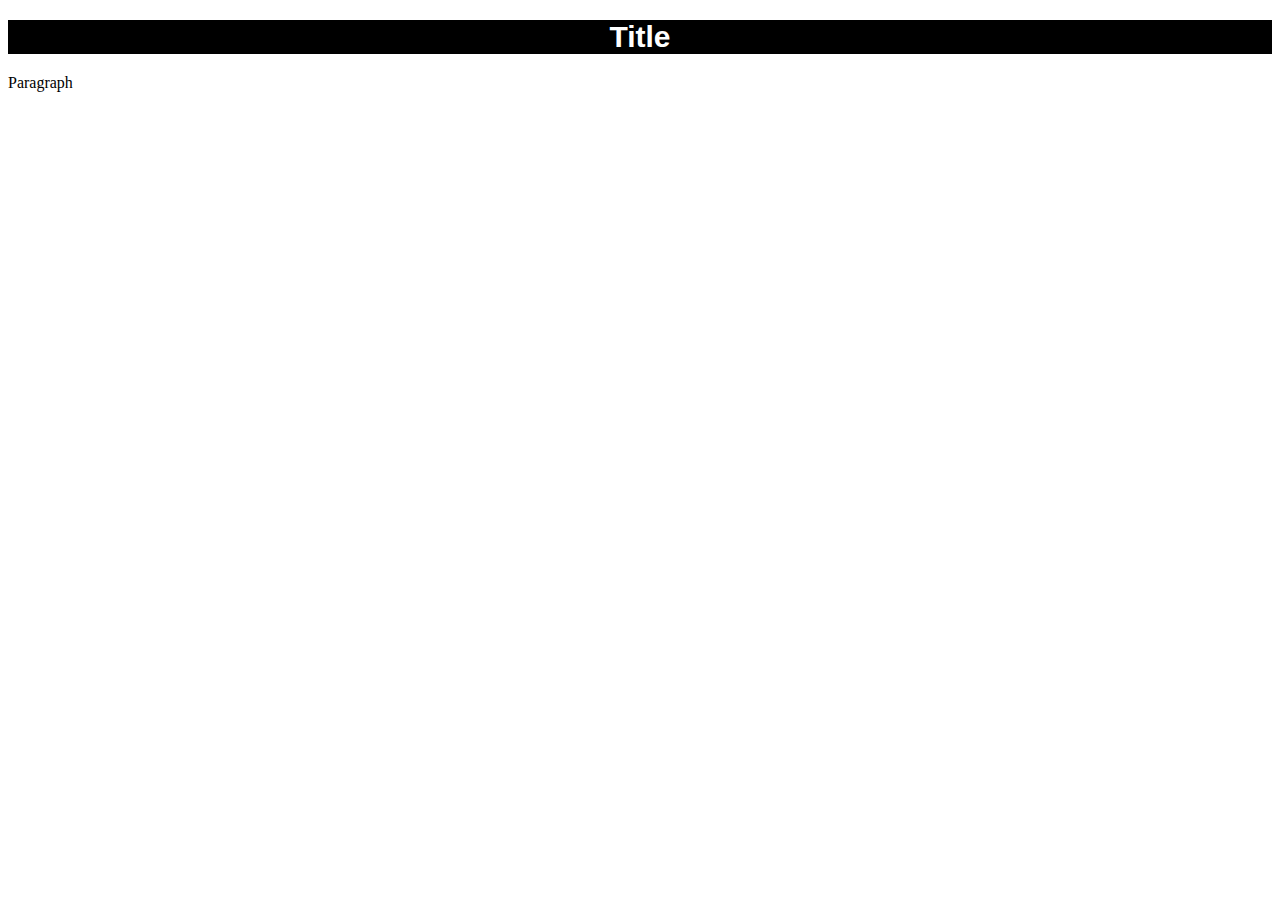
<file: styling-assignment/index.html>
<!DOCTYPE html>
<html lang="en">
<head>
    <title>Stytled Text</title>
    <link href="style.css" rel="stylesheet">
</head>
    
<body>
    <h1> 
        Title
    </h1>
    <p>Paragraph</p>
</body>
    
</html>
</file>
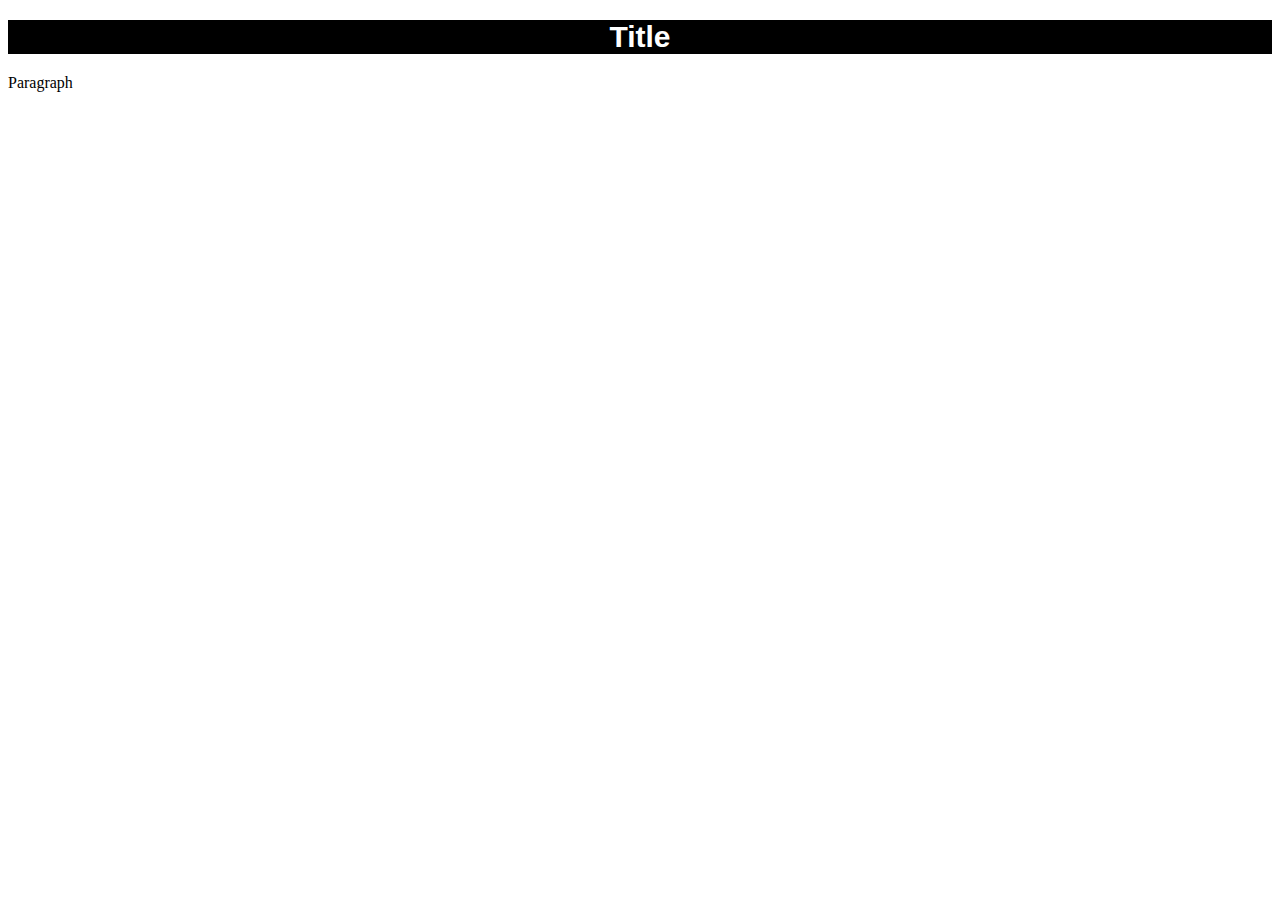
<file: styled-text.html>
<!DOCTYPE html>
<html lang="en">
<head>
    <title>Stytled Text</title>
    <style>
        h1 {
            background-color: black; 
            color: white; 
            font-family: arial; 
            font-size: 30px; 
            text-align:center;
        }
        
    </style>
</head>
    
<body>
    <h1> 
        Title
    </h1>
    <p>Paragraph</p>
</body>
    
</html>
</file>
<file: button-assignment/style.css>
.red-button {
    background-color: red;
    color: white;
    border: none;
    font-size: 30px;
    width: 200px;
}
</file>
<file: contact-button-assignment/style.css>
body 
{
    background-color:white;
    text-align: center;
}

button{
    background-color:#FFB7C3; 
    color:black;  
    font-family: 'Inter', sans-serif;
    width:200px;
    padding:10px;
    margin:50px 0px 0px 0px;
    border:none;
    border-radius:10px;
}

button:hover {
    background-color:#BCF4DE;
}

h1 {
 font-family: 'Roboto Mono', monospace;
}

h2 {
font-family: 'Inter', sans-serif;
}
</file>
<file: final-project/style.css>
@media {
     h1 {
         color:#EBE4D6;
         font-size: 40px;
         font-family: 'Montserrat', sans-serif;
         font-weight: bold;
    }
     h3 {
         color:#EBE4D6;
         font-style: italic;
         font-family: 'Montserrat', sans-serif;
         font-weight: bold;
         font-size: 20px;
    }
     h4 {
         font-size: 12px;
         color:#6D2E46;
         font-family: 'Montserrat', sans-serif;
         font-weight: bold;
         background-color: #EBE4D6;
    }
     h6 {
         color: #EBE4D6;
         font-family: 'Montserrat', sans-serif;
         font-size:9px;
    }
     .pullquote {
         font-size:35px;
         color:#6D2E46;
         text-align: center;
         font-weight:bold;
         font-family: 'Montserrat', sans-serif;
         font-style: oblique;
         padding: 40px 40px 40px 40px;
         margin: 10px 0px 10px 10px;
         border-left: 3px solid #6D2E46;
         width: 100%;
         float:none;
    }
     .headertag {
         background: rgba(0, 0, 0, 0.35);
         height:48vh;
    }
     .toppic {
         padding:0px;
    }
     img {
         width:100%;
    }
     .content {
         width:100%;
         font-size:20px;
         padding:80px 0px 0px 0px;
         font-family: 'Montserrat', sans-serif;
    }
     .byline {
         font-size:22px;
    }
     .parallax {
         background-image: url(lead.webp);
         min-height: 100vh;
         background-attachment: fixed;
         background-position: center;
         background-repeat: no-repeat;
         background-size: cover;
    }
     .space {
         height:80vh;
    }
     .headline {
         background:rgba(0, 213, 226, 0);
         font-family: 'Montserrat', sans-serif;
    }
     p {
         color:#6D2E46;
         font-family: 'Montserrat', sans-serif;
    }
     body {
         background-color:#EBE4D6;
    }
     .footer{
         color:#6D2E46;
         font-family: 'Montserrat', sans-serif;
    }
}
 @media (min-width:576px) {
     .content {
         width:80%;
    }
     .pullquote {
         width: 80%;
         float: left;
    }
     .headertag {
         background: rgba(0, 0, 0, 0.35);
         height:37vh;
    }
}
 @media (min-width:992px) {
     .content {
         width:60%;
    }
     .headertag {
         background: rgba(0, 0, 0, 0.35);
         height:29vh;
    }
}
 @media (min-width:1200px) {
     .content {
         width:60%;
    }
     .headertag {
         background: rgba(0, 0, 0, 0.35);
         height:24vh;
    }
}
</file>
<file: online-portfolio-project/style.css>
@media {
    
.container-fluid {
    background-color:#f4f3ee;      
}

h1 {
    font-size: 42px;
    font-family:'Noto Serif', serif;
    color:#463f3a;
    font-weight:bold;
	margin: 0px 0px 10px 0px;
}
	
h2 {
   font-size: 39px;
    font-family:'Noto Serif', serif;
    color:#463f3a; 
    font-weight:bold;
	margin: 0px 0px 10px 0px;
}

h3 {
    font-family:'Noto Serif', serif;
    color:#463f3a;
    font-size: 27px;
}

h4 {
    font-family:'Noto Serif', serif;
    color:#463f3a;
    font-size: 18px;
}

h5 {
    font-family:'Noto Serif', serif;
    color:#463f3a;
    font-size: 17px;
    font-family: italic;
}

h6 {
  	font-size: 25px;
    font-family:'Noto Serif', serif;
    color:#463f3a;  
}

p {
    font-family:'Noto Serif', serif;
    color:#463f3a;
    line-height: 25px; 
}
	
#topper {
    background-color:#e0afa0;
    border-width:inherit;
}

 .topper-headshot {
        margin:auto;
}
    
    
.bi {
    font-size:3em;
}


#bottom {
    background-color:#bcb8b1;
    border-width:inherit;
}

img {
    border-radius:50%;
    width:200px;
    border:3px solid #463f3a;
    margin:10px 0px 0px 10px; 
}

button {
    background-color:#463f3a;
    color:#e0afa0;
    font-family:'Noto Serif', serif;
    width:85px;
    padding:8px;
    border:none;
    border-radius:10px; 
}
	
button a {
	color:white;
	text-decoration:none;
}
	
button a:hover {
	color:white;
	text-decoration:underline;
}
	
li {
	font-family:'Noto Serif', serif;
    color:#463f3a;
    line-height:25px;  
}
	
.section {
		0px 200px 0px 0px
}

.nav {
    font-size:20px;
    width:100%;
	background-color:#bcb8b1;
}

.nav-link{
    color:#463f3a;
}
.nav-link:hover {
    color:#463f3a;
    text-decoration:underline;
}
    

@media (min-width: 576px) {
  img {
    margin: 10px 0px 0px 10px;
}
}
  
    
@media (min-width: 992px) {
   img {
    margin: 10px 0px 0px 10px;
}
}
</file>
<file: quote-assignment/style.css>
/*
MY COLOR PALETTE
Color 1 - #HEX
Color 2 - #HEX
Color 3 - #HEX
Color 4 - #HEX
Color 5 - #HEX
*/

body {
    background-color:#f2e9e4;
    text-align:center;    
}

div {
    width: 300px;
    height: 420px;
    text-align:center;
    font-size:44px;
    font-family: 'Inter', sans-serif;
    color:#52796f;
    border:3px solid white;
    padding: 15px;
    margin: 0 auto;
    
}

#highlight {
	background-color:yellow;
    font-weight: bold;
}
</file>
<file: styling-assignment/style.css>
h1 {
            background-color: black; 
            color: white; 
            font-family: arial; 
            font-size: 30px; 
            text-align:center;
        }
</file>
